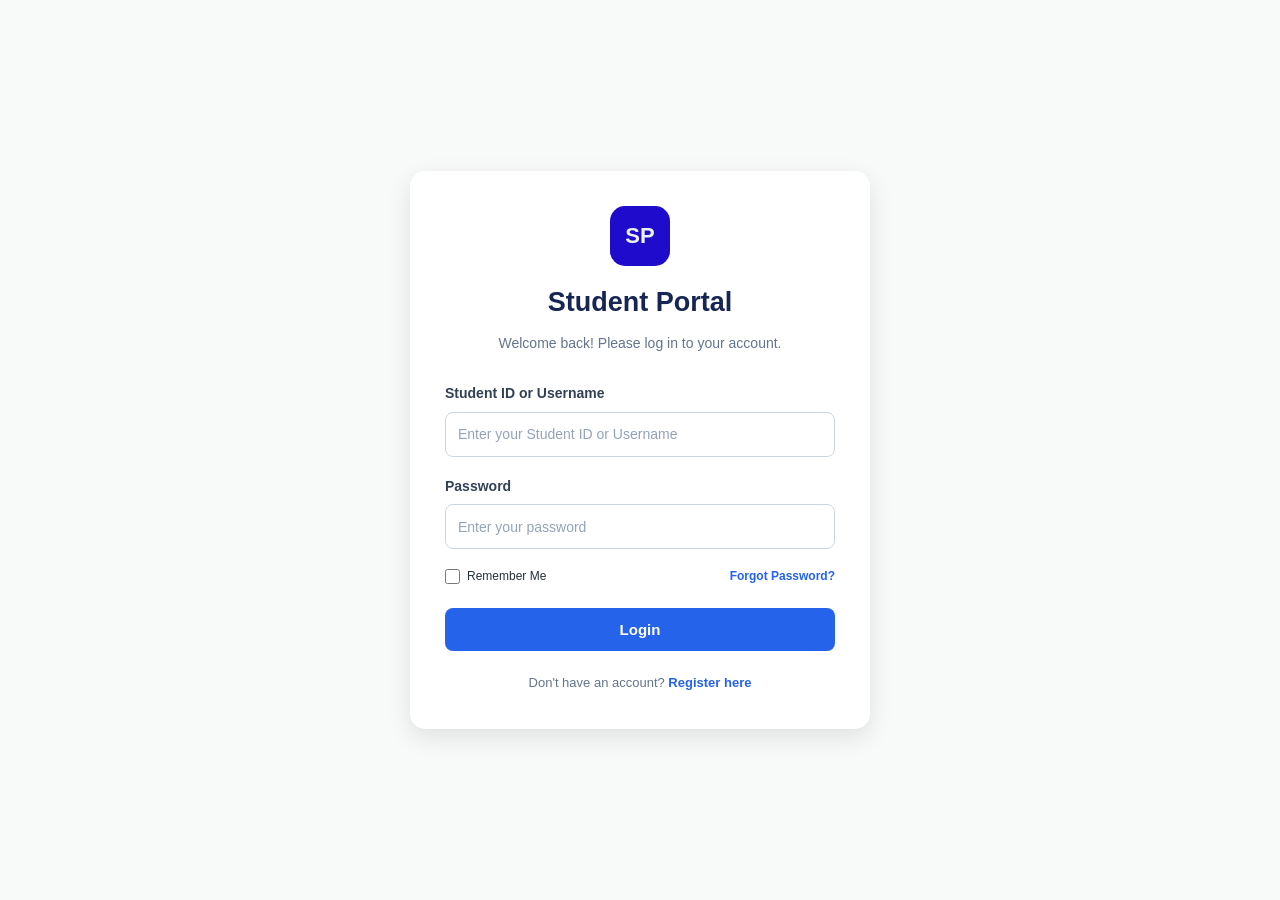
<file: index.html>
<!DOCTYPE html>
<html lang="en">
<head>
    <meta charset="UTF-8">
    <meta name="viewport" content="width=device-width, initial-scale=1.0">
    <title>Student Portal - Login</title>
    <link rel="stylesheet" href="style.css">
</head>
<body>

    <div class="container">
        <div class="form-card">

            <div class="logo">SP</div>

            <h1>Student Portal</h1>
            <p class="subtitle">
                Welcome back! Please log in to your account.
            </p>

            <form action="#" method="get">

                <div class="form-group">
                    <label for="student-id">Student ID or Username</label>
                    <input
                        type="text"
                        id="student-id"
                        name="student_id"
                        placeholder="Enter your Student ID or Username"
                        required
                        minlength="3">
                </div>

                <div class="form-group">
                    <label for="password">Password</label>
                    <input
                        type="password"
                        id="password"
                        name="password"
                        placeholder="Enter your password"
                        required
                        minlength="6">
                </div>

                <div class="form-options">
                    <label class="remember">
                        <input type="checkbox" name="remember">
                        Remember Me
                    </label>

                    <a href="#forgot-password">Forgot Password?</a>
                </div>

                <button type="submit" class="btn">Login</button>

            </form>

            <p class="switch-link">
                Don't have an account?
                <a href="register.html">Register here</a>
            </p>

        </div>
    </div>

    <!-- FORGOT PASSWORD POPUP -->
    <div id="forgot-password" class="forgot-overlay">
        <div class="forgot-box">

            <a href="#" class="close-button" aria-label="Close">&times;</a>

            <div class="logo">?</div>

            <h2>Forgot Password?</h2>

            <p class="forgot-description">
                Don't worry! Enter your registered email address
                to request assistance with resetting your password.
            </p>

            <form action="#" method="get">

                <div class="form-group">
                    <label for="reset-email">Registered Email Address</label>
                    <input
                        type="email"
                        id="reset-email"
                        name="reset_email"
                        placeholder="Enter your email address"
                        required>
                </div>

                <button type="submit" class="btn">
                    Submit Request
                </button>

            </form>

            <p class="back-login">
                <a href="register.html">Register here</a>
            </p>

        </div>
    </div>

</body>
</html>
</file>
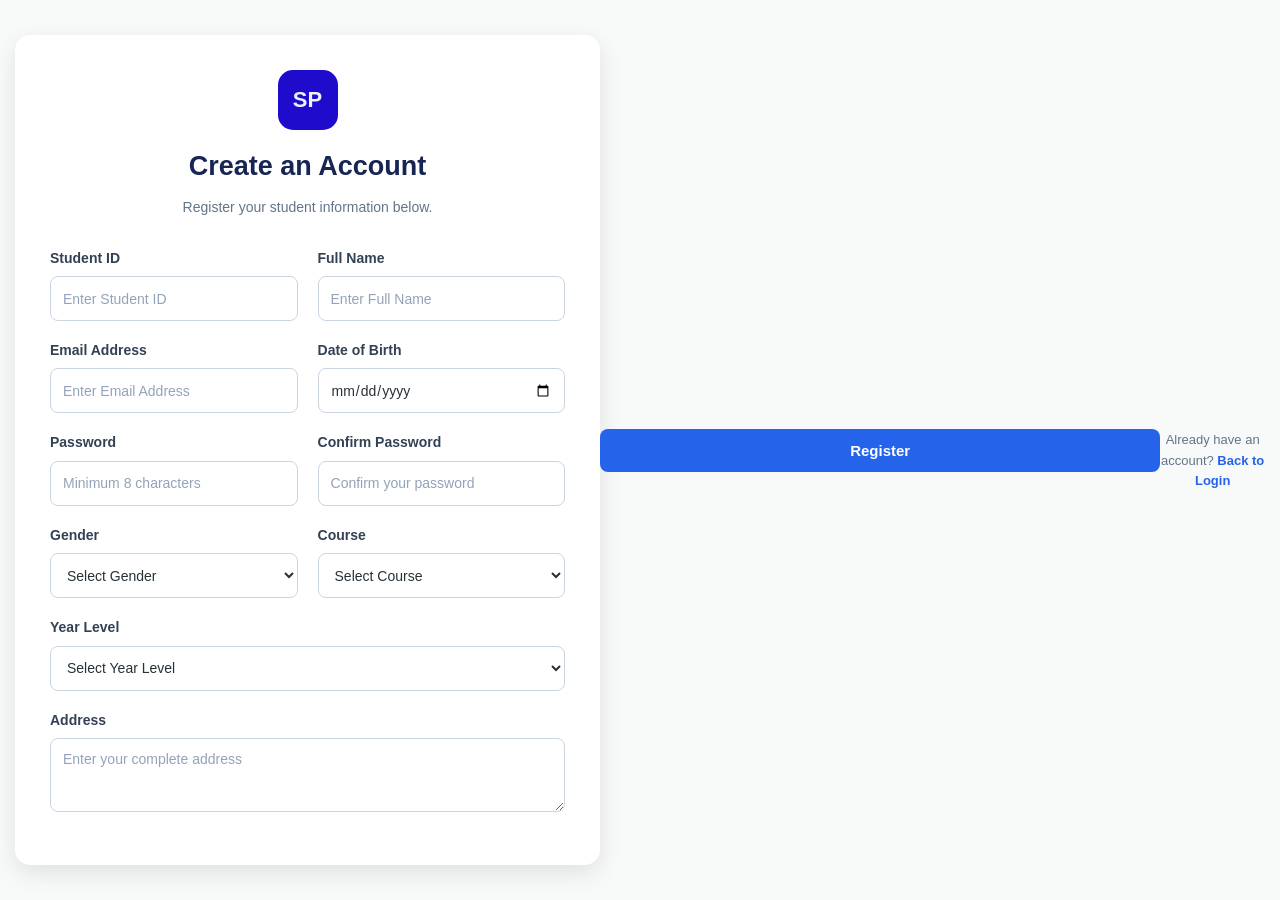
<file: register.html>
<!DOCTYPE html>
<html lang="en">
<head>
    <meta charset="UTF-8">
    <meta name="viewport" content="width=device-width, initial-scale=1.0">
    <title>Student Portal - Registration</title>
    <link rel="stylesheet" href="style.css">
</head>
<body>

    <div class="container">
        <div class="form-card registration-card">

            <div class="logo">SP</div>

            <h1>Create an Account</h1>
            <p class="subtitle">Register your student information below.</p>

            <form action="#" method="get">

                <div class="form-grid">

                    <div class="form-group">
                        <label for="student-id">Student ID</label>
                        <input
                            type="text"
                            id="student-id"
                            name="student_id"
                            placeholder="Enter Student ID"
                            required
                            minlength="3">
                    </div>

                    <div class="form-group">
                        <label for="full-name">Full Name</label>
                        <input
                            type="text"
                            id="full-name"
                            name="full_name"
                            placeholder="Enter Full Name"
                            required
                            minlength="2">
                    </div>

                    <div class="form-group">
                        <label for="email">Email Address</label>
                        <input
                            type="email"
                            id="email"
                            name="email"
                            placeholder="Enter Email Address"
                            required>
                    </div>

                    <div class="form-group">
                        <label for="birth-date">Date of Birth</label>
                        <input
                            type="date"
                            id="birth-date"
                            name="birth_date"
                            required>
                    </div>

                    <div class="form-group">
                        <label for="password">Password</label>
                        <input
                            type="password"
                            id="password"
                            name="password"
                            placeholder="Minimum 8 characters"
                            required
                            minlength="8">
                    </div>

                    <div class="form-group">
                        <label for="confirm-password">Confirm Password</label>
                        <input
                            type="password"
                            id="confirm-password"
                            name="confirm_password"
                            placeholder="Confirm your password"
                            required
                            minlength="8">
                    </div>

                    <div class="form-group">
                        <label for="gender">Gender</label>
                        <select id="gender" name="gender" required>
                            <option value="" disabled selected>
                                Select Gender
                            </option>
                            <option value="male">Male</option>
                            <option value="female">Female</option>
                            <option value="other">Other</option>
                            <option value="prefer-not-to-say">
                                Prefer not to say
                            </option>
                        </select>
                    </div>
                    
                    <div class="form-group">
                        <label for="course">Course</label>
                        <select id="course" name="course" required>
                            <option value="" disabled selected>
                                Select Course
                            </option>
                            <option value="BSIT">
                            BS Information Technology
                            </option>
                            <option value="BSCE">
                            BS Civil Engineering
                            </option>
                            <option value="BSHM">
                            BS Hospitality Management
                            </option>
                            <option value="BIT">
                            Bachelor of Industrial Technology
                         </option>
                        <option value="other">Other</option>
                     </select>
                   </div>

                    </div>

                    <div class="form-group">
                        <label for="year-level">Year Level</label>
                        <select id="year-level" name="year_level" required>
                            <option value="" disabled selected>
                                Select Year Level
                            </option>
                            <option value="1">1st Year</option>
                            <option value="2">2nd Year</option>
                            <option value="3">3rd Year</option>
                            <option value="4">4th Year</option>
                            <option value="5">5th Year</option>
                        </select>
                    </div>

                    <div class="form-group full-width">
                        <label for="address">Address</label>
                        <textarea
                            id="address"
                            name="address"
                            rows="3"
                            placeholder="Enter your complete address"
                            required
                            minlength="5"></textarea>
                    </div>

                </div>

                <button type="submit" class="btn">Register</button>

            </form>

            <p class="switch-link">
                Already have an account?
                <a href="login.html">Back to Login</a>
            </p>

        </div>
    </div>

</body>
</html>
</file>
<file: style.css>
/* GENERAL PAGE STYLING */

* {
    box-sizing: border-box;
    margin: 0;
    padding: 0;
}

body {
    font-family: Arial, Helvetica, sans-serif;
    background: #f5f6f7a9;
    color: #263238;
    line-height: 1.6;
}

/* CENTER THE FORM */

.container {
    min-height: 100vh;
    display: flex;
    justify-content: center;
    align-items: center;
    padding: 30px 15px;
}

/* FORM CARD */

.form-card {
    width: 100%;
    max-width: 460px;
    background: #ffffff;
    padding: 35px;
    border-radius: 15px;
    box-shadow: 0 8px 25px rgba(0, 0, 0, 0.10);
}

.registration-card {
    max-width: 800px;
}

/* LOGO AND HEADING */

.logo {
    width: 60px;
    height: 60px;
    margin: 0 auto 15px;
    display: flex;
    justify-content: center;
    align-items: center;
    background: #1e0bcc;
    color: rgb(238, 241, 243);
    border-radius: 15px;
    font-size: 22px;
    font-weight: bold;
}

h1 {
    text-align: center;
    font-size: 27px;
    margin-bottom: 8px;
    color: #172554;
}

.subtitle {
    text-align: center;
    font-size: 14px;
    color: #64748b;
    margin-bottom: 28px;
}

/* FORM FIELDS */

.form-group {
    display: flex;
    flex-direction: column;
    margin-bottom: 18px;
}

.form-group label {
    font-size: 14px;
    font-weight: bold;
    margin-bottom: 7px;
    color: #334155;
}

input,
select,
textarea {
    width: 100%;
    padding: 12px;
    border: 1px solid #cbd5e1;
    border-radius: 8px;
    font-family: inherit;
    font-size: 14px;
    background: #ffffff;
    color: #263238;
    outline: none;
    transition: border-color 0.2s, box-shadow 0.2s;
}

input,
select {
    min-height: 45px;
}

textarea {
    resize: vertical;
}

input:focus,
select:focus,
textarea:focus {
    border-color: #2563eb;
    box-shadow: 0 0 0 3px rgba(37, 99, 235, 0.15);
}

input::placeholder,
textarea::placeholder {
    color: #94a3b8;
}

/* REMEMBER ME AND FORGOT PASSWORD */

.form-options {
    display: flex;
    justify-content: space-between;
    align-items: center;
    gap: 10px;
    margin-bottom: 22px;
    font-size: 12px;
}

.remember {
    display: flex;
    align-items: center;
    gap: 7px;
    cursor: pointer;
}

.remember input {
    width: 15px;
    height: 15px;
    min-height: auto;
    accent-color: #2563eb;
}

a {
    color: #2563eb;
    text-decoration: none;
    font-weight: bold;
}

a:hover {
    color: #1d4ed8;
    text-decoration: underline;
}

/* BUTTON */

.btn {
    display: block;
    width: 100%;
    padding: 13px;
    border: none;
    border-radius: 8px;
    background: #2563eb;
    color: white;
    font-size: 15px;
    font-weight: bold;
    cursor: pointer;
    transition: background 0.2s, transform 0.2s;
}

.btn:hover {
    background: #1d4ed8;
    transform: translateY(-2px);
}

.btn:active {
    transform: translateY(0);
}

/* LINKS BELOW THE FORMS */

.switch-link {
    margin-top: 22px;
    text-align: center;
    font-size: 13px;
    color: #64748b;
}

.forgot-message {
    margin-top: 18px;
    padding: 12px;
    background: #eff6ff;
    border-radius: 8px;
    color: #475569;
    font-size: 12px;
}

/* REGISTRATION FORM GRID */

.form-grid {
    display: grid;
    grid-template-columns: repeat(2, minmax(0, 1fr));
    gap: 0 20px;
}

.full-width {
    grid-column: 1 / -1;
}

/* RESPONSIVE DESIGN */

@media (max-width: 600px) {
    .container {
        padding: 20px 12px;
        align-items: flex-start;
    }

    .form-card {
        padding: 25px 20px;
    }

    .form-grid {
        grid-template-columns: 1fr;
    }

    .full-width {
        grid-column: auto;
    }

    h1 {
        font-size: 23px;
    }

    .form-options {
        flex-wrap: wrap;
    }
}


/* FORGOT PASSWORD POPUP */

.forgot-overlay {
    display: none;
    position: fixed;
    inset: 0;
    z-index: 1000;
    background: rgba(15, 23, 42, 0.65);
    justify-content: center;
    align-items: center;
    padding: 20px;
}

.forgot-overlay:target {
    display: flex;
}

.forgot-box {
    position: relative;
    width: 100%;
    max-width: 420px;
    padding: 30px;
    background: #ffffff;
    border-radius: 15px;
    box-shadow: 0 10px 35px rgba(0, 0, 0, 0.2);
    animation: popup 0.25s ease;
}

.forgot-box h2 {
    text-align: center;
    color: #172554;
    margin-bottom: 12px;
}

.forgot-description {
    text-align: center;
    color: #64748b;
    font-size: 13px;
    margin-bottom: 22px;
}

.close-button {
    position: absolute;
    top: 10px;
    right: 17px;
    font-size: 28px;
    font-weight: normal;
    color: #64748b;
}

.close-button:hover {
    color: #dc2626;
    text-decoration: none;
}

.back-login {
    text-align: center;
    margin-top: 18px;
    font-size: 13px;
}

@keyframes popup {
    from {
        opacity: 0;
        transform: translateY(-10px);
    }

    to {
        opacity: 1;
        transform: translateY(0);
    }
}
</file>
